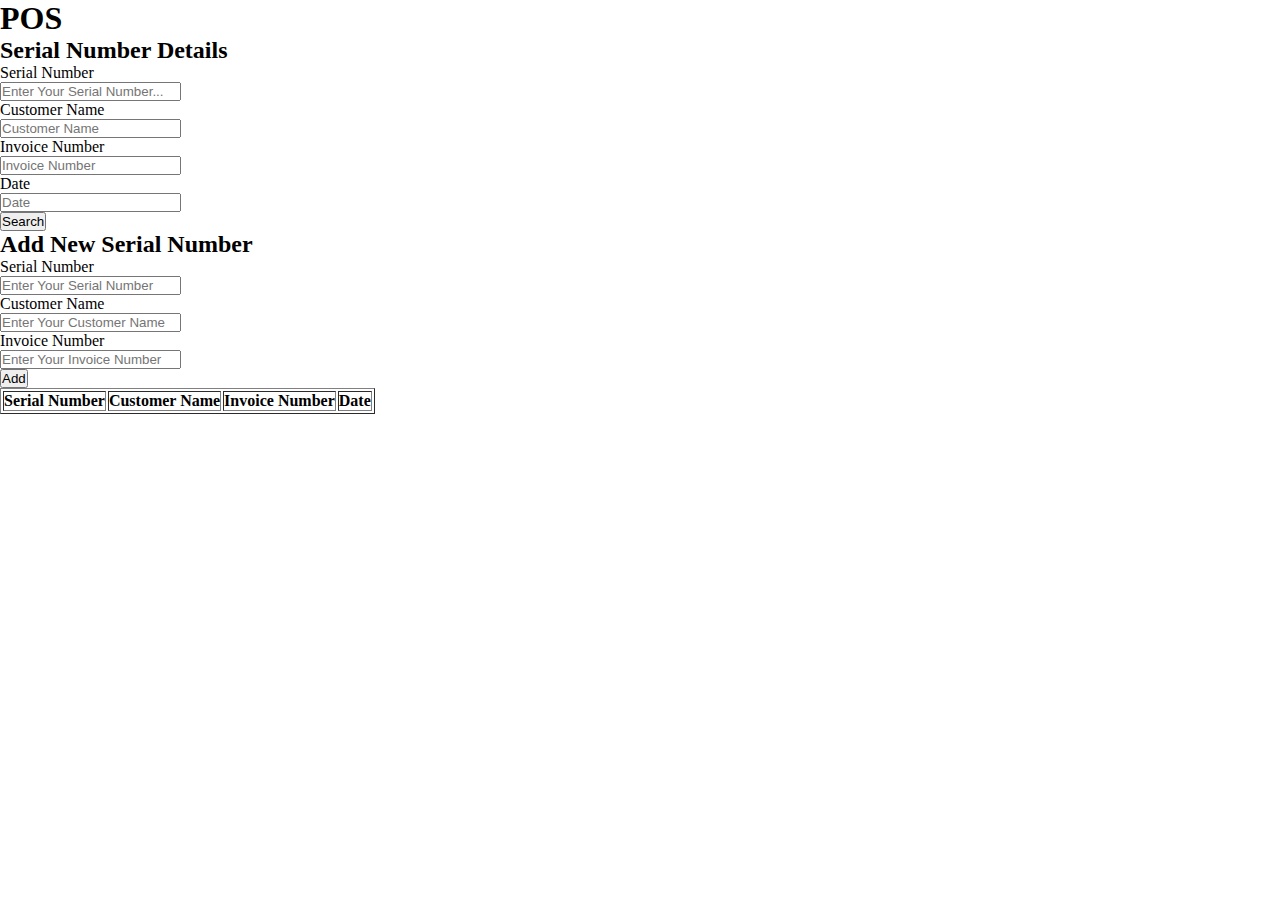
<file: Barcode information/index.html>
<!DOCTYPE html>
<html lang="en">
<head>
    <meta charset="UTF-8">
    <meta name="viewport" content="width=device-width, initial-scale=1.0">
    <title>Document</title>

    <link rel="stylesheet" href="styles.css">

</head>
<body>


    <div class="main">
        <h1>POS</h1>

        <!-- To find info about a serial number -->
        <div class="lookup-container">
            <h2>Serial Number Details</h2>
            <div class="lookup">
                <form>
                    <label>
                        <p>Serial Number</p>
                        <input type="text" value="" placeholder="Enter Your Serial Number..." class="serialNumber-search" id="row-1">
                    </label>
                    <label>
                        <p>Customer Name</p>
                        <input type="text" value="" placeholder="Customer Name" readonly class="customerName-search" id="row-2">
                    </label>
                    <label>
                        <p>Invoice Number</p>
                        <input type="text" value="" placeholder="Invoice Number" readonly class="invoiceNumber-search" id="row-3">
                    </label>
                    <label>
                        <p>Date</p>
                        <input type="text" value="" placeholder="Date" readonly class="date-search" id="row-4">
                    </label>
                </form>
                <button class="search-btn" onclick="lookupBarcode()">Search</button>
            </div>
        </div>

        <!-- To add new serial number and info -->
        <div class="add-serialNumber-container">
            <h2>Add New Serial Number</h2>
            <div class="add-serialNumber">
                <form>
                    <label>
                        <p>Serial Number</p>
                        <input type="text" placeholder="Enter Your Serial Number" class="serialNumber-input" id="col-5">
                    </label>
                    <label>
                        <p>Customer Name</p>
                        <input type="text" placeholder="Enter Your Customer Name" class="customerName-input" id="col-6">
                    </label>
                    <label>
                        <p>Invoice Number</p>
                        <input type="text" placeholder="Enter Your Invoice Number" class="invoiceNumber-input" id="col-7">
                    </label>
                </form>
                <button class="add-btn" onclick="updateBarcode()">Add</button>
            </div>
        </div>

        <!-- A table database to store info -->
        <div class="database">
            <table border="1" class="database-table">
                <thead>
                    <tr>
                        <th>Serial Number</th>
                        <th>Customer Name</th>
                        <th>Invoice Number</th>
                        <th>Date</th>
                    </tr>
                </thead>
                <tbody class="t-body">
                    <!-- Rows will be inserted here dynamically -->
                </tbody>
            </table>
        </div>
        
    </div>


    <script src="main.js"></script>
    
</body>
</html>
</file>
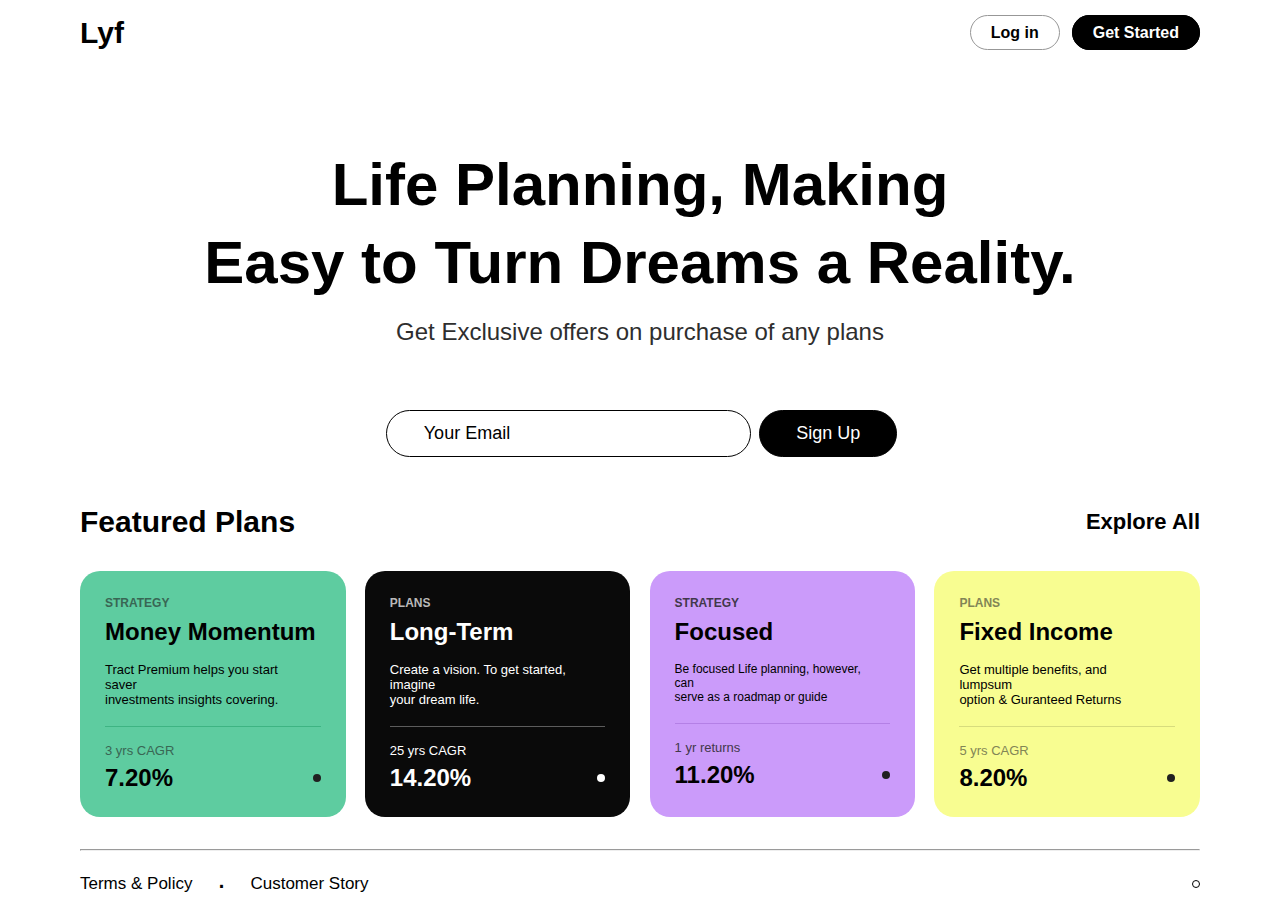
<file: Finance Landing Page/index.html>
<!DOCTYPE html>
<html lang="en">
<head>
    <meta charset="UTF-8">
    <meta name="viewport" content="width=device-width, initial-scale=1.0">
    <title>Insurance</title>
    <link rel="stylesheet" href="styles.css">
    <link rel='stylesheet' href='https://cdn-uicons.flaticon.com/uicons-solid-rounded/css/uicons-solid-rounded.css'>
    <link rel='stylesheet' href='https://cdn-uicons.flaticon.com/uicons-regular-rounded/css/uicons-regular-rounded.css'>
    <link rel='stylesheet' href='https://cdn-uicons.flaticon.com/uicons-thin-rounded/css/uicons-thin-rounded.css'>
    <link href='https://unpkg.com/boxicons@2.1.4/css/boxicons.min.css' rel='stylesheet'>
</head>
<body>

    <section class="landing-page">
        <div class="container">
            <div class="nav-container">
                <div class="logo">Lyf</div>
                    <nav>
                        <ul>
                            <li><a href="" id="login">Log in</a></li>
                            <li><a href="" id="getstarted">Get Started</a></li>
                        </ul>
                    </nav>
            </div>
            
            <div class="cta">
                <div class="text-container">
                    <div class="cta-heading">
                        <h1>Life Planning, Making<br>Easy to Turn Dreams a Reality.</h1>
                    </div>
                    <div class="cta-sub-heading">
                        <h4>Get Exclusive offers on purchase of any plans</h4>
                    </div>
                </div>

                <div class="button-container">
                    <h4 id="youremail"><i class="fi fi-sr-paper-plane"></i>Your Email</h4>
                    <h4 id="signup">Sign Up</h4>
                </div>
            </div>

            <div class="featured-plans">
                <div class="text">
                    <h2>Featured Plans</h2>
                    <h3>Explore All</h3>
                </div>
            </div>

            <div class="feature-box-container">
                    <div class="box-1">
                        <div class="texts">
                            <div class="mini-heading">
                                <h4>STRATEGY</h4>
                            </div>
                            <div class="main-heading">
                                <h2>Money Momentum</h2>
                            </div>
                            <div class="para">
                                <p>Tract Premium helps you start saver<br>investments insights covering.</p>
                                <hr class="hr-1"/>
                            </div>
                            <div class="years">
                                <h4>3 yrs CAGR</h4>
                            </div>
                            <div class="rate">
                                <h2>7.20%</h2>
                                <i class="fi fi-rr-arrow-small-right arsquare"></i>
                            </div>
                        </div>
                    </div>
                    <div class="box-2">
                        <div class="texts">
                            <div class="mini-heading">
                                <h4>PLANS</h4>
                            </div>
                            <div class="main-heading">
                                <h2>Long-Term</h2>
                            </div>
                            <div class="para">
                                <p>Create a vision. To get started, imagine<br>your dream life.</p>
                                <hr class="hr-2"/>
                            </div>
                            <div class="years">
                                <h4>25 yrs CAGR</h4>
                            </div>
                            <div class="rate">
                                <h2>14.20%</h2>
                                <i class="fi fi-rr-arrow-small-right arsquare-2"></i>
                            </div>
                        </div>
                    </div>
                    <div class="box-3">
                        <div class="texts">
                            <div class="mini-heading">
                                <h4>STRATEGY</h4>
                            </div>
                            <div class="main-heading">
                                <h2>Focused</h2>
                            </div>
                            <div class="para">
                                <p>Be focused Life planning, however, can<br>serve as a roadmap or guide</p>
                                <hr class="hr-3"/>
                            </div>
                            <div class="years">
                                <h4>1 yr returns</h4>
                            </div>
                            <div class="rate">
                                <h2>11.20%</h2>
                                <i class="fi fi-rr-arrow-small-right arsquare"></i>
                            </div>
                        </div>
                    </div>
                    <div class="box-4">
                        <div class="texts">
                            <div class="mini-heading">
                                <h4>PLANS</h4>
                            </div>
                            <div class="main-heading">
                                <h2>Fixed Income</h2>
                            </div>
                            <div class="para">
                                <p>Get multiple benefits, and lumpsum<br>option & Guranteed Returns</p>
                                <hr class="hr-4"/>
                            </div>
                            <div class="years">
                                <h4>5 yrs CAGR</h4>
                            </div>
                            <div class="rate">
                                <h2>8.20%</h2>
                                <i class="fi fi-rr-arrow-small-right arsquare"></i>
                            </div>
                        </div>
                    </div>
                </div>
            </div>

            <hr class="hr-down">

            <div class="landing-footer">
                <div class="footer-container">
                    <div class="text">
                        <a href="termsandpolicy">Terms & Policy</a>
                        <p style="font-size: 30px;">&centerdot;</p>
                        <a href="customer">Customer Story</a>
                    </div>
                    <div class="next-arrow">
                        <i class="fi fi-tr-arrow-small-right"></i>
                    </div>
                </div>
            </div>
    </section>
    
</body>
</html>
</file>
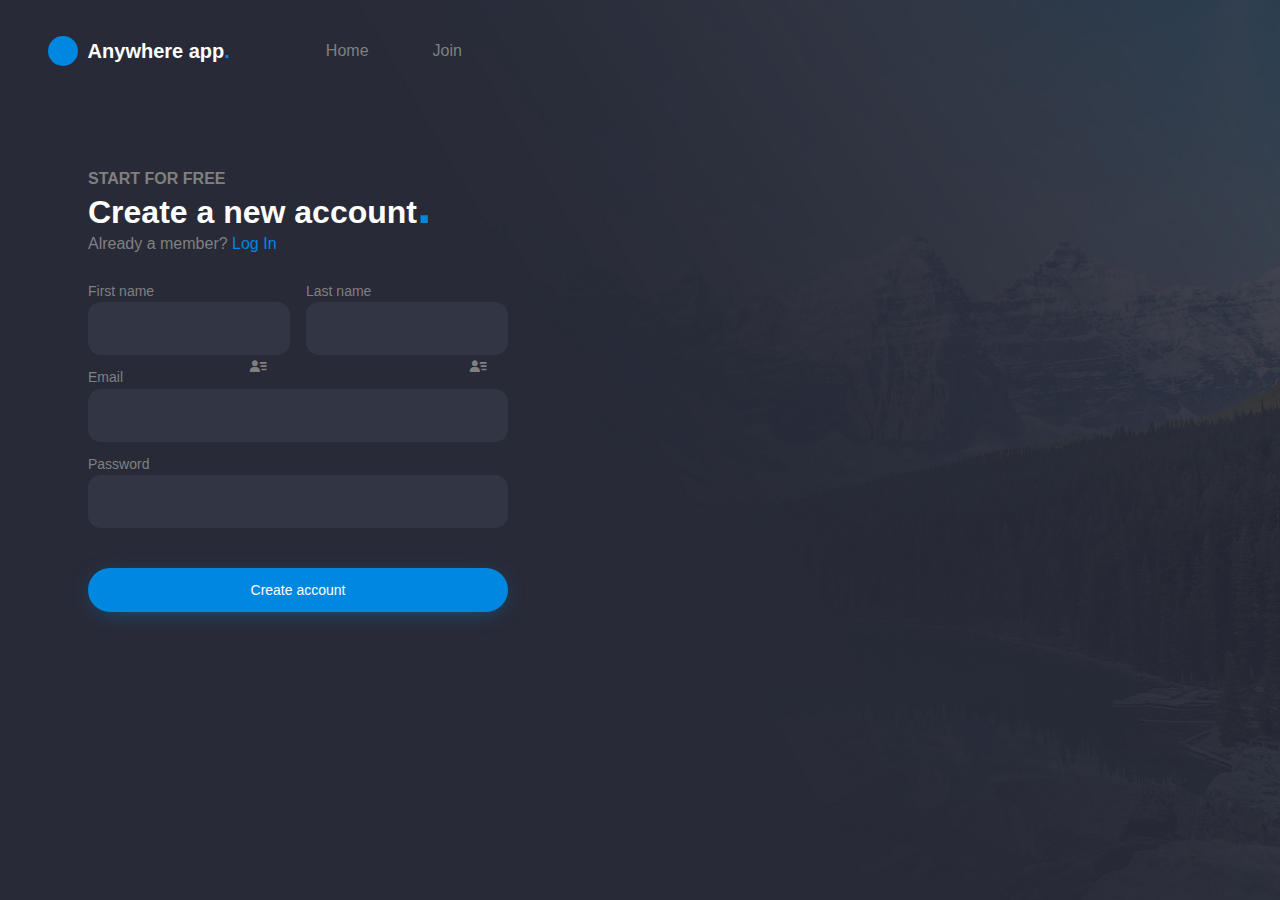
<file: Login Signup Page v1.0.0/index.html>
<!DOCTYPE html>
<html lang="en">
<head>
    <meta charset="UTF-8">
    <meta name="viewport" content="width=device-width, initial-scale=1.0">

    <!-- CSS -->
    <link rel="stylesheet" href="styles.css">
    
    <!-- ICON CSS -->
    <link rel="stylesheet" href="https://unicons.iconscout.com/release/v4.0.8/css/line.css">
    <link href='https://unpkg.com/boxicons@2.1.4/css/boxicons.min.css' rel='stylesheet'>

    <title>Login and Signup Page | Koder</title>
</head>
<body>

    <div class="content-container">
        <div class="main-container">
            <div class="navbar">
                <nav>
                    <div class="logo">
                        <div class="dot-logo"></div>
                        <p>Anywhere app<span>.</span></p>
                    </div>
                    <ul class="list">
                        <li><a href="#">Home</a></li>
                        <li><a href="#">Join</a></li>
                    </ul>
                </nav>
            </div>
            <div class="forms-section">
                <div class="mini-heading">
                    <h4>START FOR FREE</h4>
                </div>
                <div class="main-heading">
                    <h1>Create a new account<span>.</span></h1>
                </div>
                <div class="ask-login">
                    <p>Already a member? <a href="#">Log In</a></p>
                </div>
                <form action="">
                    <div class="name-row">
                        <label class="first-name">
                            <p>First name</p>
                            <input type="text" class="f-name">
                            <i class='bx bxs-user-detail'></i>
                        </label>
                        <label class="last-name">
                            <p>Last name</p>
                            <input type="text" class="l-name">
                            <i class='bx bxs-user-detail'></i>
                        </label>
                    </div>
                    <div class="email-row">
                        <p>Email</p>
                        <input type="email" class="email">
                        <i class="uil uil-envelope-alt"></i>
                    </div>
                    <div class="pass-row">
                        <p>Password</p>
                        <input type="password" class="pass" id="Password">
                        <i id="toggler" class="uil uil-eye-slash"></i>
                    </div>
                    <div class="create-acc">
                        <button class="btn">Create account</button>
                    </div>
                </form>
            </div>
        </div>
    </div>

    <script src="main.js"></script>
    
</body>
</html>
</file>
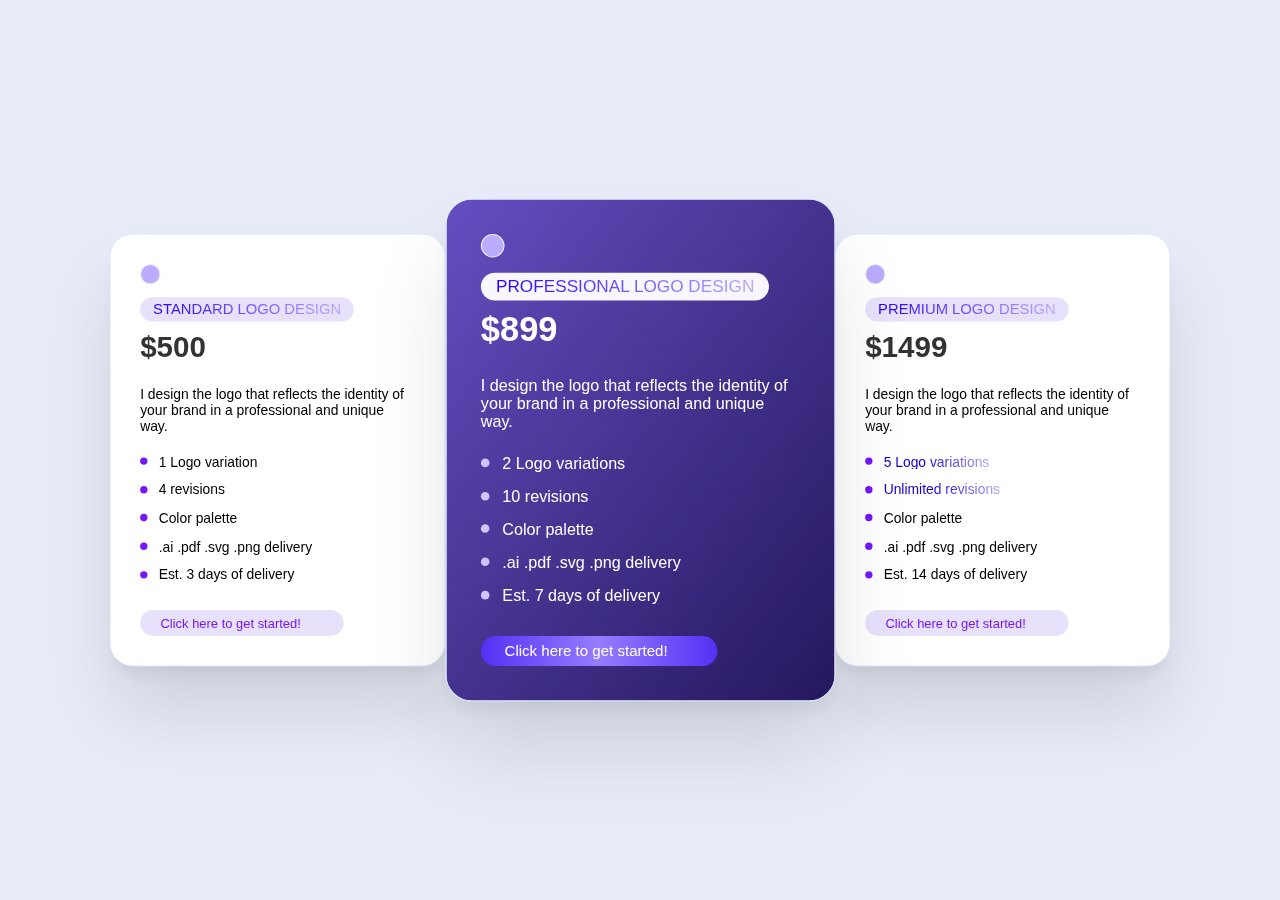
<file: Pricing Cards/index.html>
<!DOCTYPE html>
<html lang="en">
<head>
    <meta charset="UTF-8">
    <meta name="viewport" content="width=device-width, initial-scale=1.0">

    <!-- CSS -->
    <link rel="stylesheet" href="styles.css">

    <!-- ICON CSS -->
    <link rel="stylesheet" href="https://unicons.iconscout.com/release/v4.0.8/css/line.css">

    <title>Pricing Cards | Koder Dev</title>
</head>
<body>


    <div class="container">
        <div class="cards">
            <div class="card">
                <div class="wrapper">
                    <div class="logo">
                        <i class="uil uil-pen"></i>
                    </div>
                    <div class="mini-heading">
                        <h4>STANDARD LOGO DESIGN</h4>
                    </div>
                    <div class="price">
                        <h1>$500</h1>
                    </div>
                    <div class="desc">
                        <p>I design the logo that reflects the identity of your brand in a professional and unique way.</p>
                    </div>
                    <ul class="details">
                        <li>
                           <i class="uil uil-arrow-right"></i>
                            <p>1 Logo variation</p>
                        </li>
                        <li>
                           <i class="uil uil-arrow-right"></i>
                            <p>4 revisions</p>
                        </li>
                        <li>
                           <i class="uil uil-arrow-right"></i>
                            <p>Color palette</p>
                        </li>
                        <li>
                           <i class="uil uil-arrow-right"></i>
                            <p>.ai .pdf .svg .png delivery</p>
                        </li>
                        <li>
                          <i class="uil uil-arrow-right"></i>
                            <p>Est. 3 days of delivery</p>
                        </li>
                        
                    </ul>
                    <div class="get-started">
                        <button class="btn">
                            <p>Click here to get started!</p>
                            <i class="uil uil-arrow-up-right"></i>
                        </button>
                    </div>
                </div>
            </div>
            <div class="card">
                <div class="wrapper">
                    <div class="logo">
                        <i class="uil uil-pen"></i>
                    </div>
                    <div class="mini-heading">
                        <h4>PROFESSIONAL LOGO DESIGN</h4>
                    </div>
                    <div class="price">
                        <h1>$899</h1>
                    </div>
                    <div class="desc">
                        <p>I design the logo that reflects the identity of your brand in a professional and unique way.</p>
                    </div>
                    <ul class="details">
                        <li>
                           <i class="uil uil-arrow-right"></i>
                            <p>2 Logo variations</p>
                        </li>
                        <li>
                           <i class="uil uil-arrow-right"></i>
                            <p>10 revisions</p>
                        </li>
                        <li>
                           <i class="uil uil-arrow-right"></i>
                            <p>Color palette</p>
                        </li>
                        <li>
                           <i class="uil uil-arrow-right"></i>
                            <p>.ai .pdf .svg .png delivery</p>
                        </li>
                        <li>
                          <i class="uil uil-arrow-right"></i>
                            <p>Est. 7 days of delivery</p>
                        </li>
                        
                    </ul>
                    <div class="get-started">
                        <button class="btn">
                            <p>Click here to get started!</p>
                            <i class="uil uil-arrow-up-right"></i>
                        </button>
                    </div>
                </div>
            </div>
            <div class="card">
                <div class="wrapper">
                    <div class="logo">
                        <i class="uil uil-pen"></i>
                    </div>
                    <div class="mini-heading">
                        <h4>PREMIUM LOGO DESIGN</h4>
                    </div>
                    <div class="price">
                        <h1>$1499</h1>
                    </div>
                    <div class="desc">
                        <p>I design the logo that reflects the identity of your brand in a professional and unique way.</p>
                    </div>
                    <ul class="details">
                        <li>
                           <i class="uil uil-arrow-right"></i>
                            <p>5 Logo variations</p>
                        </li>
                        <li>
                           <i class="uil uil-arrow-right"></i>
                            <p>Unlimited revisions</p>
                        </li>
                        <li>
                           <i class="uil uil-arrow-right"></i>
                            <p>Color palette</p>
                        </li>
                        <li>
                           <i class="uil uil-arrow-right"></i>
                            <p>.ai .pdf .svg .png delivery</p>
                        </li>
                        <li>
                          <i class="uil uil-arrow-right"></i>
                            <p>Est. 14 days of delivery</p>
                        </li>
                        
                    </ul>
                    <div class="get-started">
                        <button class="btn">
                            <p>Click here to get started!</p>
                            <i class="uil uil-arrow-up-right"></i>
                        </button>
                    </div>
                </div>
            </div>
        </div>
    </div>


</body>
</html>
</file>
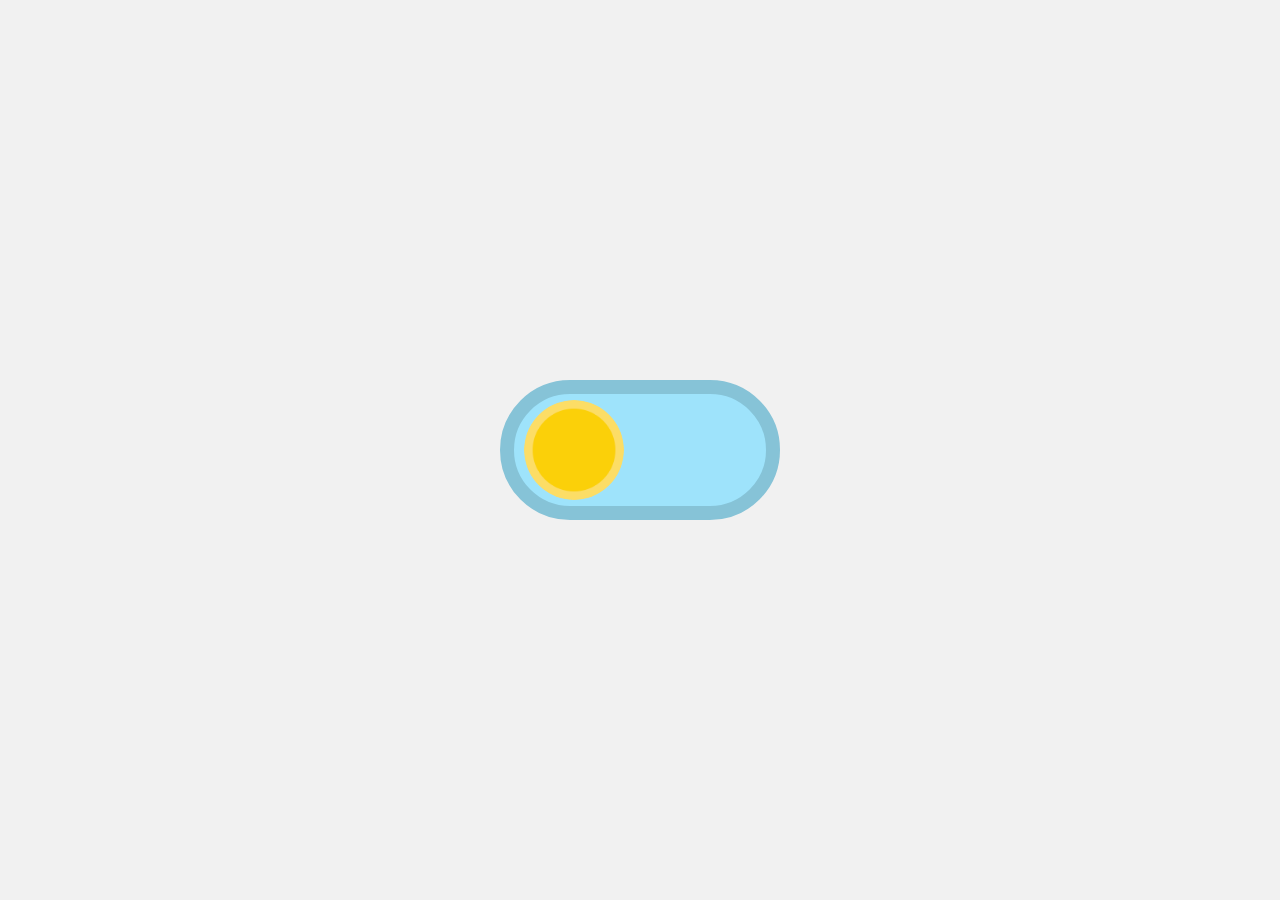
<file: Toggle Button/index.html>
<!DOCTYPE html>
<html lang="en">
<head>
    <meta charset="UTF-8">
    <meta name="viewport" content="width=device-width, initial-scale=1.0">

    <!-- CSS -->
    <link rel="stylesheet" href="styles.css">

    <title>Toggle button</title>
</head>
<body>

    <div class="button"></div>
    <script src="index.js"></script>
    
</body>
</html>
</file>
<file: Barcode information/styles.css>
*{
    padding: 0;
    margin: 0;
    box-sizing: border-box;
}
</file>
<file: Finance Landing Page/styles.css>
*{
    margin: 0;
    padding: 0;
    font-family: 'Poppins', sans-serif;
}

.nav-container{
    display: flex;
    align-items: center;
    justify-content: space-between;
    padding: 1rem 5rem;
}

.logo{
    font-size: 30px;
    font-weight: 800;
    cursor: pointer;
}

nav ul{
    display: flex;
    align-items: center;
    justify-content: space-between;
    column-gap: 0.75rem;
}

nav ul li{
    list-style: none;
}

nav ul li a{
    text-decoration: none;
    color: black;
    font-weight: 600;
}

#login{
    border: 1px solid rgb(151, 151, 151);
    padding: 0.5rem 1.25rem;    
    border-radius: 30px;
}

#getstarted{
    border: 1px solid rgb(0, 0, 0);
    background-color: black;
    color: white;
    padding: 0.5rem 1.25rem;    
    border-radius: 50px;
}

.cta{
    display: grid;
    grid-template-rows: repeat(1, 2fr);
    align-items: center;
    justify-content: center;
    margin: 5rem 0;
}

#youremail{
    border: 1px solid black;
    padding: 0.75rem 15rem 0.75rem 1.2rem;
    border-radius: 50px;
}

.cta-heading h1{
    font-size: 60px;
    text-align: center;
    padding-bottom: 1rem;
    line-height: 1.3;
}

.cta-sub-heading h4{
    padding-bottom: 1rem;
    text-align: center;
    font-size: 24px;
    font-weight: 500;
    color: rgb(46, 46, 46);
}

.button-container{
    display: flex;
    align-items: center;
    justify-content: center;
    margin-top: 3rem;
    margin-right: -0.2rem
}

.button-container h4{
    padding-right: 3rem;
    font-size: 18px;
    font-weight: 500;
}

.button-container h4 i{
    padding-right: 1.1rem;
    font-size: 15px;
}

#signup{
    border: 1px solid black;
    background-color: black;
    color: white;
    padding: 0.75rem 2.25rem;
    border-radius: 50px;
    margin-left: .5rem;
    cursor: pointer;
}

.featured-plans{
    margin-top: -2rem;
    padding: 0 5rem;
}

.featured-plans .text{
    display: flex;
    align-items: center;
    justify-content: space-between;
}

.featured-plans .text h2{
    font-size: 30px;
}

.featured-plans .text h3{
    font-size: 22px;
    font-weight: 600;
    cursor: pointer;
}

.feature-box-container{
    padding: 2rem 5rem;
    display: grid;
    grid-template-columns: repeat(4, 1fr);
    column-gap: 1.2rem;
    width: auto;
}

/*<<<<<<<<<< BOX-1 >>>>>>>>>> */

.box-1{
    border: 1px solid transparent;
    background-color: #5ecca0;
    border-radius: 20px;
}

.box-1 .texts {
    padding: 1.5rem 1.5rem 1.5em 1.5rem;
}

.box-1 .texts .mini-heading h4{
    font-family: 'Outfit', sans-serif;
    font-size: 12px;
    color: #396654;
    font-weight: 600;
}

.box-1 .texts .main-heading h2{
    font-family: 'Outfit', sans-serif;
    font-size: 24px;
    margin-top: .5rem;
}


.box-1 .texts .para p{
    font-family: 'Outfit', sans-serif;
    font-size: 13px;
    color: black;
    font-weight: 500;
    margin-top: 1rem;
    margin-bottom: 1.2rem;
}

.hr-1{
    width: 100%;
    background: #3eb483;
    border: 0;
    height: 1px;
    margin-bottom: 1rem;
}

.box-1 .texts .years h4{
    font-family: 'Outfit', sans-serif;
    font-size: 13px;
    font-weight: 500;
    color: #396654;
    margin-bottom: 0.35rem;
}

.rate{
    display: flex;
    align-items: center;
    justify-content: space-between;
}

.rate .arsquare{
    font-size: 20px;
    display: flex;
    align-items: center;
    background-color: #202020;
    color: white;
    padding: .25rem;
    border-radius: 7px;
    cursor: pointer;
}

/*<<<<<<<<<< BOX-2 >>>>>>>>>> */

.box-2{
    border: 1px solid transparent;
    background-color: #0a0a0a;
    border-radius: 20px;
}

.box-2 .texts {
    color: white;
    padding: 1.5rem 1.5rem 1.5em 1.5rem;
}

.box-2 .texts .mini-heading h4{
    font-family: 'Outfit', sans-serif;
    font-size: 12px;
    color: #b9b9b9;
    font-weight: 600;
}

.box-2 .texts .main-heading h2{
    font-family: 'Outfit', sans-serif;
    font-size: 24px;
    margin-top: .5rem;
    font-weight: 600;
}


.box-2 .texts .para p{
    font-family: 'Outfit', sans-serif;
    font-size: 13px;
    color: #fff;
    font-weight: 200;
    margin-top: 1rem;
    margin-bottom: 1.2rem;
}

.hr-2{
    width: 100%;
    background: #5c5c5c;
    border: 0;
    height: 1px;
    margin-bottom: 1rem;
}

.box-2 .texts .years h4{
    font-family: 'Outfit', sans-serif;
    font-size: 13px;
    font-weight: 200;
    color: #fff;
    margin-bottom: 0.35rem;
}

/*<<<<<<<<<< BOX-3 >>>>>>>>>> */

.box-3{
    border: 1px solid transparent;
    background-color: #cb9bfa;
    border-radius: 20px;
}


.box-3 .texts {
    padding: 1.5rem 1.5rem 1.5em 1.5rem;
}

.box-3 .texts .mini-heading h4{
    font-family: 'Outfit', sans-serif;
    font-size: 12px;
    color: #42384b;
    font-weight: 600;
}

.box-3 .texts .main-heading h2{
    font-family: 'Outfit', sans-serif;
    font-size: 24px;
    margin-top: .5rem;
}


.box-3 .texts .para p{
    font-family: 'Outfit', sans-serif;
    font-size: 12px;
    color: black;
    font-weight: 500;
    margin-top: 1rem;
    margin-bottom: 1.2rem;
}

.hr-3{
    width: 100%;
    background: #b480e6;
    border: 0;
    height: 1px;
    margin-bottom: 1rem;
}

.box-3 .texts .years h4{
    font-family: 'Outfit', sans-serif;
    font-size: 13px;
    font-weight: 500;
    color: #42384b;
    margin-bottom: 0.35rem;
}

/*<<<<<<<<<< BOX-4 >>>>>>>>>> */

.box-4{
    border: 1px solid transparent;
    background-color: #f8fd91;
    border-radius: 20px;
}

.box-4 .texts {
    padding: 1.5rem 1.5rem 1.5em 1.5rem;
}

.box-4 .texts .mini-heading h4{
    font-family: 'Outfit', sans-serif;
    font-size: 12px;
    color: #828556;
    font-weight: 600;
}

.box-4 .texts .main-heading h2{
    font-family: 'Outfit', sans-serif;
    font-size: 24px;
    margin-top: .5rem;
}


.box-4 .texts .para p{
    font-family: 'Outfit', sans-serif;
    font-size: 13px;
    color: black;
    font-weight: 500;
    margin-top: 1rem;
    margin-bottom: 1.2rem;
}

.hr-4{
    width: 100%;
    background: #d7dc7d;
    border: 0;
    height: 1px;
    margin-bottom: 1rem;
}

.box-4 .texts .years h4{
    font-family: 'Outfit', sans-serif;
    font-size: 13px;
    font-weight: 500;
    color: #828556;
    margin-bottom: 0.35rem;
}

.rate .arsquare-2{
    font-size: 20px;
    display: flex;
    align-items: center;
    background-color: white;
    color: black;
    padding: .25rem;
    border-radius: 7px;
    cursor: pointer;
}

.hr-down{
    height: .5px;
    background: #b1b1b1;
    margin: 0 5rem;
}

.landing-footer{
    padding: 0 5rem;
}

.footer-container{
    display: flex;
    align-items: center;
    justify-content: space-between;
    margin: 1rem 0;
}

.text{
    display: flex;
    align-items: center;
    justify-content: center;
}

.text a, p{
    text-decoration: none;
    list-style: none;  
    padding-right: 1.5rem;
    color: black;
    font-size: 17px;
    font-weight: 500;
}

.next-arrow i{
    font-size: 35px;
    border: 1px solid black;
    display: flex;
    align-items: center;
    border-radius: 30px;
    padding: 0.2rem 0.2rem;
    cursor: pointer;
}

/*=============== MEDIA BREAKPOINT ===============*/

@media(max-width:1200px){

    .nav-container {
        padding: 1rem 3rem;
    }

    .featured-plans {
        padding: 0 3rem;
    }

    .feature-box-container {
        padding: 2rem 3rem;
    }

    .hr-down {
        margin: 0 3rem;
    }

    .landing-footer {
        padding: 0 3rem;
    }

}

@media(max-width:992px){

    .nav-container {    
        padding: 1rem 2rem;
    }

    #login {
        font-size: 15px;
    }

    #getstarted {
        font-size: 15px;
    }

    .cta-heading h1 {
        font-size: 50px;
    }

    .cta-sub-heading h4 {
        font-size: 20px;
    }

    .button-container {
        margin-top: 1.5rem;
        margin-right: -0.2rem;
    }

    .button-container h4 {
        font-size: 15px;
    }

    .featured-plans {
        padding: 0 2rem;
    }

    .featured-plans .text h2 {
        font-size: 25px;
    }

    .featured-plans .text h3 {
        font-size: 20px;
        font-weight: 600;
    }

    .feature-box-container {
        padding: 2rem 2rem;
    }

    .box-1 .texts {
        padding: 1rem 1rem;
    }

    .box-1 .texts .mini-heading h4 {
        font-size: 10px;
    }

    .box-1 .texts .main-heading h2 {
        font-size: 20px;
    }

    .box-1 .texts .para p {
        font-size: 15px;
        line-height: 1.25;
        font-weight: 300;
    }

    .box-1 .texts .years h4 {
        font-size: 12px;
    }

    .box-1 .texts .rate h2{
        font-size: 22px;
    } 

    /*<<<<<<<<<<< BOX - 2 MEDIA QUERIES >>>>>>>>>>>>*/
    .box-2 .texts {
        padding: 1rem 1rem;
    }

    .box-2 .texts .mini-heading h4 {
        font-size: 10px;
    }

    .box-2 .texts .main-heading h2 {
        font-size: 20px;
    }

    .box-2 .texts .para p {
        font-size: 15px;
        line-height: 1.25;
        font-weight: 200;
    }

    .box-2 .texts .years h4 {
        font-size: 12px;
    }

    .box-2 .texts .rate h2{
        font-size: 22px;
    } 

    /*<<<<<<<<<<<< BOX 3 MEDIA QUERIES >>>>>>>>>>>*/
    .box-3 .texts {
        padding: 1rem 1rem;
    }

    .box-3 .texts .mini-heading h4 {
        font-size: 10px;
    }

    .box-3 .texts .main-heading h2 {
        font-size: 20px;
    }

    .box-3 .texts .para p {
        font-size: 15px;
        line-height: 1.25;
        font-weight: 300;
    }

    .box-3 .texts .years h4 {
        font-size: 12px;
    }

    .box-3 .texts .rate h2{
        font-size: 22px;
    } 

    /*<<<<<<<<<<<< BOX 4 MEDIA QUERIES >>>>>>>>>>>*/
    .box-4 .texts {
        padding: 1rem 1rem;
    }

    .box-4 .texts .mini-heading h4 {
        font-size: 10px;
    }

    .box-4 .texts .main-heading h2 {
        font-size: 20px;
    }

    .box-4 .texts .para p {
        font-size: 15px;
        line-height: 1.25;
        font-weight: 300;
    }

    .box-4 .texts .years h4 {
        font-size: 12px;
    }

    .box-4 .texts .rate h2{
        font-size: 22px;
    } 

    .hr-down {
        margin: 0 2rem;
    }

    .landing-footer {
        padding: 0 2rem;
    }

    .footer-container .text a, p {
        font-size: 15px;
        padding-right: 1.25rem;
    }

    .next-arrow i {
        font-size: 28px;
    }
}

@media (max-width:768px){

    .nav-container {
        padding: 1rem 1.25rem;
    }

    #login {
        font-size: 15px;
    }
    
    #getstarted {
        font-size: 15px;
    }

    .cta-heading h1 {
        font-size: 40px;
    }

    .cta-sub-heading h4 {
        font-size: 20px;
    }

    .button-container {
        margin-top: 1.75rem;
    }

    .button-container h4 {
        font-size: 15px;
    }

    .featured-plans {
        padding: 0 1.25rem;
    }

    .featured-plans .text h2 {
        font-size: 25px;
    }

    .featured-plans .text h3 {
        font-size: 20px;
    }

    .feature-box-container {
        padding: 2rem 1.25rem;
        display: grid;
        grid-template-columns: repeat(2, 1fr);
        row-gap: 1.25rem;
        column-gap: 1.25rem;
        width: auto;
    }

    .hr-down {
        margin: 0 1.25rem;
    }

    .landing-footer {
        padding: 0 1.25rem;
    }

    .footer-container {
        margin: 0.5rem 0;
    }
    
    .text a, p {
        padding-right: 1rem;
        font-size: 15px;
    }

    .next-arrow i {
        font-size: 25px;
        padding: 0.2rem 0.2rem;
    }

}

@media(max-width:576px){

    #login {
        font-size: 12px;
    }

    #getstarted {
        font-size: 12px;
    }

    .cta-heading h1 {
        font-size: 30px;
        padding-bottom: 0.7rem;
    }

    .cta-sub-heading h4 {
        font-size: 15px;
    }

    .button-container {
        margin-top: 1.25rem;
    }

    #youremail {
        padding: 0.75rem 6.5rem 0.75rem 1.2rem;
    }

    #signup {
        padding: 0.75rem 1.75rem;
    }

    .button-container h4 {
        font-size: 12px;
    }

    .featured-plans .text h2 {
        font-size: 20px;
    }

    .featured-plans .text h3 {
        font-size: 18px;
    }

    .box-1 .texts .para p {
        font-size: 13px;
        line-height: 1.4;
        font-weight: 300;
    }

    .box-2 .texts .para p {
        font-size: 12px;
        line-height: 1.4;
        font-weight: 200;
    }


    .box-3 .texts .para p {
        font-size: 12px;
        line-height: 1.4;
        font-weight: 300;
    }


    .box-4 .texts .para p {
        font-size: 13px;
        line-height: 1.4;
        font-weight: 300;
    }

    .footer-container .text a, p {
        font-size: 13px;
        padding-right: 1rem;
    }

    .next-arrow i {
        font-size: 22px;
        padding: 0.2rem 0.2rem;
    }
}
</file>
<file: Login Signup Page v1.0.0/styles.css>
*{
    padding: 0;
    margin: 0;
    box-sizing: border-box;   
}

:root{
    --primary-font-family: 'Poppins', sans-serif;
}

body{
    background-color: #000;
    color: #fff;
    max-height: 100%;
}

.content-container{
    background-image: url('assets/bg-image-gd.jpg');
    background-size: cover;
    background-repeat: no-repeat;
    background-position: center;
    max-width: 100%;
    min-height: 100vh;
}

.main-container{
    padding: 2.25rem 3rem;
}

.main-container .navbar nav{
    display: flex;
    align-items: center;
}

.main-container .navbar nav ul{
    display: flex;
    align-items: center;
}

.main-container .navbar nav .logo{
    display: flex;
    align-items: center;
    margin-right: 4rem;
}

.main-container .navbar nav .logo .dot-logo{
    width: 30px;
    height: 30px;
    background-color: #0087e0;
    border-radius: 50%;
    margin-right: 0.6rem;
}

.main-container .navbar nav .logo p{
    font-family: var(--primary-font-family);
    font-size: 20px;
    font-weight: 700;
    color: #fff;
}

.main-container .navbar nav .logo p span{
    color: #0087e0;
}

.main-container .navbar nav ul li{
    list-style: none;
    padding: 0 2rem;
}

.main-container .navbar nav ul li:hover a{
    color: rgb(190, 190, 190);
}

.main-container .navbar nav ul li a{
    text-decoration: none;
    color: grey;
    font-family: var(--primary-font-family);
    font-size: 16px;
    font-weight: 500;
    transition: all 300ms 0s ease;
}


/* ==== LOGIN SECTION ==== */
.main-container .forms-section{
    margin-top: 6.5rem;
    width: 420px;
    margin-left: 2.5rem;
}

.main-container .forms-section .mini-heading{
    margin-bottom: -0.8rem;
}

.main-container .forms-section .mini-heading h4{
    font-family: var(--primary-font-family);
    font-weight: 600;
    font-size: 16px;
    color: grey;
}

.main-container .forms-section .main-heading h1{
    font-family: var(--primary-font-family);
    font-weight: 700;
    color: #fff;
}

.main-container .forms-section .main-heading h1 span{
    color: #0087e0;
    font-size: 52px;
}

.main-container .forms-section .ask-login p{
    font-family: var(--primary-font-family);
    font-size: 16px;
    font-weight: 400;
    color: grey;
}

.main-container .forms-section .ask-login p a{
    text-decoration: none;
    color: #0087e0;
}

.main-container .forms-section form{
    margin-top: 1.85rem;
}

.main-container .forms-section form .name-row{
    display: flex;
    align-items: center;
    gap: 1rem;
}

.main-container .forms-section form .name-row .first-name p, .last-name p{
    font-family: var(--primary-font-family);
    font-size: 14px;
    font-weight: 500;
    color: grey;
    margin-bottom: 0.2rem;
}

.main-container .forms-section form .name-row .first-name .f-name, .last-name .l-name{
    padding: 17px 16px;
    border-radius: 13px;
    border: none;
    outline: none;
    background-color: #323644;
    color: #fff;
    width: 100%;
    font-family: var(--primary-font-family);
    border: 2px solid transparent;
    transition: all 300ms 0s ease;
}

.main-container .forms-section form .name-row .first-name .f-name:focus, .last-name .l-name:focus{
    border: 2px solid #0087e0;
}

.main-container .forms-section form .name-row .first-name .f-name:focus ~ i, .last-name .l-name:focus ~ i{
    color: rgb(168, 168, 168);
}

.main-container .forms-section form .name-row .first-name .f-name:hover ~ i{
    color: rgb(168, 168, 168);
}

.main-container .forms-section form .name-row .last-name .l-name:hover ~ i{
    color: rgb(168, 168, 168);
}

.main-container .forms-section form .name-row .first-name .f-name::placeholder, .last-name .l-name::placeholder{
    font-size: 18px;
    color: #fff;
}

.main-container .forms-section form .name-row .first-name i{
    font-size: 20px;
    color: grey;
    position: absolute;
    top: 356px;
    left: 248px;
    transition: all 300ms 0s ease;
}

.main-container .forms-section form .name-row .last-name i{
    font-size: 20px;
    color: grey;
    position: absolute;
    top: 356px;
    left: 468px;
    transition: all 300ms 0s ease;
}

.main-container .forms-section form .email-row, .pass-row{
    margin-top: 0.9rem;
}

.main-container .forms-section form .email-row p{
    font-family: var(--primary-font-family);
    font-size: 14px;
    font-weight: 500;
    color: grey;
    margin-bottom: 0.2rem;
}

.main-container .forms-section form .email-row .email{
    padding: 17px 16px;
    border-radius: 13px;
    width: 100%;
    border: none;
    outline: none;
    background-color: #323644;
    color: #fff;
    width: 100%;
    font-family: var(--primary-font-family);
    border: 2px solid transparent;
    transition: all 300ms 0s ease;
} 

.main-container .forms-section form .email-row .email:focus{
    border: 2px solid #0087e0;
}

.main-container .forms-section form .email-row .email:focus ~ i{
    color: rgb(168, 168, 168);
}

.main-container .forms-section form .email-row .email:hover ~ i{
    color: rgb(168, 168, 168);
}

.main-container .forms-section form .email-row i{
    font-size: 20px;
    color: grey;
    position: absolute;
    top: 452px;
    left: 468px;
    transition: all 300ms 0s ease;
}

.main-container .forms-section form .pass-row{
    margin-bottom: 2.5rem;
}

.main-container .forms-section form .pass-row p{
    font-family: var(--primary-font-family);
    font-size: 14px;
    font-weight: 500;
    color: grey;
    margin-bottom: 0.2rem;
}

.main-container .forms-section form .pass-row .pass{
    padding: 17px 16px;
    border-radius: 13px;
    border: none;
    outline: none;
    background-color: #323644;
    color: #fff;
    width: 100%;
    font-family: var(--primary-font-family);
    border: 2px solid transparent;
    transition: all 300ms 0s ease;
}

.main-container .forms-section form .pass-row .pass:focus{
    border: 2px solid #0087e0;
}

.main-container .forms-section form .pass-row .pass:focus ~ i{
    color: rgb(168, 168, 168);
}

.main-container .forms-section form .pass-row .pass:hover ~ i{
    color: rgb(168, 168, 168);
}

.main-container .forms-section form .pass-row i{
    font-size: 20px;
    color: grey;
    position: absolute;
    top: 548px;
    left: 468px;
    cursor: pointer;
    transition: all 300ms 0s ease;
}

.main-container .forms-section .create-acc{
    display: flex;
    align-items: center;
    justify-content: center;
    padding-bottom: 2rem;
}

.main-container .forms-section .create-acc .btn{
    font-family: var(--primary-font-family);
    width: 100%;
    padding: 14px 16px;
    outline: none;
    border: none;
    background-color: #0087e0;
    color: #fff;
    font-size: 14px;
    font-weight: 400;
    border-radius: 50px;
    box-shadow: 0px 4px 25px -10px rgba(0, 134, 224, 0.8);
    transition: all 300ms 0s ease;
    cursor: pointer;
}

.main-container .forms-section .create-acc .btn:hover{
    background-color: rgb(0, 90, 150);
    box-shadow: 0px 4px 25px -10px rgba(0, 90, 150, 0.8);
}

/* ==== MEDIA QUERIES ==== */
@media (max-width: 768px) {
    .main-container .navbar nav {
        display: flex;
        align-items: center;
        justify-content: space-between;
    }
    .main-container .forms-section {
        margin-top: 6.5rem;
        width: 420px;
        margin-left: 0rem;
    }
    .main-container .forms-section form .name-row .first-name i {
        font-size: 20px;
        color: grey;
        position: absolute;
        top: 356px;
        left: 208px;
        transition: all 300ms 0s ease;
    }
    .main-container .forms-section form .name-row .last-name i {
        font-size: 20px;
        color: grey;
        position: absolute;
        top: 356px;
        left: 428px;
        transition: all 300ms 0s ease;
    }
    .main-container .forms-section form .email-row i {
        font-size: 20px;
        color: grey;
        position: absolute;
        top: 452px;
        left: 428px;
        transition: all 300ms 0s ease;
    }
    .main-container .forms-section form .pass-row i {
        font-size: 20px;
        color: grey;
        position: absolute;
        top: 548px;
        left: 428px;
        cursor: pointer;
        transition: all 300ms 0s ease;
    }
}
@media (max-width: 568px) {
    .main-container .navbar nav .logo p {
        font-family: var(--primary-font-family);
        font-size: 17px;
        font-weight: 700;
        color: #fff;
    }
    .main-container .navbar nav ul li a {
        text-decoration: none;
        color: grey;
        font-family: var(--primary-font-family);
        font-size: 13px;
        font-weight: 500;
        transition: all 300ms 0s ease;
    }
    .main-container .forms-section .mini-heading h4 {
        font-family: var(--primary-font-family);
        font-weight: 600;
        font-size: 13px;
        color: grey;
    }
    .main-container .forms-section .main-heading h1 {
        font-family: var(--primary-font-family);
        font-weight: 700;
        color: #fff;
        font-size: 29px
    }
    .main-container .forms-section .main-heading h1 span {
        color: #0087e0;
        font-size: 49px;
    }
    .main-container .forms-section .ask-login p {
        font-family: var(--primary-font-family);
        font-size: 14px;
        font-weight: 400;
        color: grey;
    }
    .main-container .forms-section form .name-row .first-name i {
        font-size: 20px;
        color: grey;
        position: absolute;
        top: 342px;
        left: 210px;
        transition: all 300ms 0s ease;
    }
    .main-container .forms-section form .name-row .last-name i {
        font-size: 20px;
        color: grey;
        position: absolute;
        top: 344px;
        left: 428px;
        transition: all 300ms 0s ease;
    }
    .main-container .forms-section form .email-row i {
        font-size: 20px;
        color: grey;
        position: absolute;
        top: 438px;
        left: 428px;
        transition: all 300ms 0s ease;
    }
    .main-container .forms-section form .pass-row i {
        font-size: 20px;
        color: grey;
        position: absolute;
        top: 534px;
        left: 428px;
        cursor: pointer;
        transition: all 300ms 0s ease;
    }
    .main-container .navbar nav ul li {
        list-style: none;
        padding: 0 1rem;
    }
}
</file>
<file: Pricing Cards/styles.css>
*{
    padding: 0;
    margin: 0;
    box-sizing: border-box;
    font-family: 'Poppins', sans-serif;
}

body{
    height: 100vh;
    display: flex;
    align-items: center;
    justify-content: center;
    background-color: #e8ecf8;
}

.container{
    margin: 0 6rem;
}

.container .cards {
    display: flex;
    align-items: center;
    justify-content: space-between;
}

.container .cards .card{
    border: 1px solid black;
    width: fit-content;
    transform: scale(0.925);
    border: 1px solid #d8e8fd;
    background-color: #fff;
    border-radius: 25px;
    box-shadow:
    0px 3.3px 5.3px -5px rgba(0, 0, 0, 0.048),
    0px 11.2px 17.9px -5px rgba(0, 0, 0, 0.071),
    0px 50px 80px -5px rgba(0, 0, 0, 0.12)
    ;
    transition: all 300ms 0s ease;
    cursor: pointer;
}

.container .cards .card:hover{
    box-shadow:
    0px 3.3px 5.3px -5px rgba(0, 0, 0, 0.078),
    0px 11.2px 17.9px -5px rgba(0, 0, 0, 0.116),
    0px 50px 80px -5px rgba(0, 0, 0, 0.19)
  ;
}

.container .cards .card:nth-child(2){
    transform: scale(1.075);
    z-index: 1;
    background-image: linear-gradient(to right bottom, #654ec1, #25175d);
}

.container .cards .card .wrapper{
    margin: 2rem;
}

.container .cards .card .wrapper .logo{
    display: flex;
    align-items: center;
    background-color: #bcacff;
    width: fit-content;
    padding: 10px;
    border-radius: 50%;
    margin-bottom: 0.85rem;
    border: 1px solid #f1f1f1;
}

.container .cards .card .wrapper .logo i{
    display: flex;
    align-items: center;
    font-size: 25px;
    color: #fff;
}

.container .cards .card .wrapper .mini-heading{
    background-color: #e7e1fc;
    width: fit-content;
    padding: 4px 14px;
    border-radius: 100px;
    margin-bottom: 0.6rem;
}

.container .cards .card:nth-child(2) .wrapper .mini-heading{
    background-color: #f8f6fe;
}

.container .cards .card .wrapper .mini-heading h4{
    font-size: 16px;
    font-weight: 500;
    background-image: linear-gradient(to right, #2600fb, #b9a8ff);
    -webkit-background-clip: text;
    -webkit-text-fill-color: transparent;
}
.container .cards .card .wrapper .price{
    margin-bottom: 1.5rem;
}

.container .cards .card:nth-child(2) .wrapper .price h1{
    color: #fff;
}

.container .cards .card .wrapper .price h1{
    font-weight: 600;
    color: #333;
}

.container .cards .card .wrapper .desc{
    margin-bottom: 1.35rem;
    max-width: 300px;
}

.container .cards .card:nth-child(2) .wrapper .desc p{
    color: #fff;
}

.container .cards .card .wrapper .desc p{
    font-size: 15px;
    font-weight: 400;
}

.container .cards .card .wrapper .details {
    margin-bottom: 1rem;
}

.container .cards .card:nth-child(2) .wrapper .details li i{
    background-color: #d1c3fe;
    color: #000;
}

.container .cards .card:nth-child(2) .wrapper .details li p{
    color: white;
}

.container .cards .card:nth-child(3) .wrapper .details li:nth-child(1) p{
    background-image: linear-gradient(to right, #1200d6 38%, #b3a2f7);
    -webkit-background-clip: text;
    -webkit-text-fill-color: transparent;
}

.container .cards .card:nth-child(3) .wrapper .details li:nth-child(2) p{
    background-image: linear-gradient(to right, #1200d6 38%, #b3a2f7);
    -webkit-background-clip: text;
    -webkit-text-fill-color: transparent;
}

.container .cards .card .wrapper .details li{
    list-style: none;
    display: flex;
    align-items: center;
    gap: 0.75rem;
    padding-bottom: 0.85rem;
}

.container .cards .card .wrapper .details li i{
    background-color: #7317fd;
    display: flex;
    align-items: center;
    justify-content: center;
    border-radius: 50px;
    font-size: 20px;
    color: #fff;
    padding: 4px;
}

.container .cards .card .wrapper .details li p{
    font-size: 15px;
}

.container .cards .card .wrapper .get-started{
    display: flex;
    align-items: center;
}

.container .cards .card .wrapper .get-started .btn{
    display: flex;
    align-items: center;
    justify-content: center;
    gap: 1.5rem;
    padding: 6px 22px;
    border-radius: 100px;
    border: none;
    background-color: #e7e1fc;
    cursor: pointer;
    color: #7317fd;
    font-weight: 500;
    transition: all 300ms 0s ease;
}

.container .cards .card .wrapper .get-started .btn:hover{
    gap: 2.5rem;
}

.container .cards .card:nth-child(2) .wrapper .get-started .btn{
    background-image: linear-gradient(to right, #5530f5, #967cfd, #5530f5);
    color: #fff;
    font-weight: 400;
}

.container .cards .card .wrapper .get-started .btn i{
    font-size: 20px;
}

.container .cards .card .wrapper .get-started .btn p{
    font-size: 14px;
}
</file>
<file: Toggle Button/styles.css>
*{
    padding: 0;
    margin: 0;
    box-sizing: border-box;
}

body{
    height: 100vh;
    display: flex;
    align-items: center;
    justify-content: center;
    background-color: #f1f1f1;
}

.button{
    transform: scale(2);
    display: flex;
    align-items: center;
    justify-content: center;
    position: relative;
    width: 140px;
    height: 70px;
    background-color: #9ee3fb;
    border: 7px solid #86c3d7;
    border-radius: 100px;
    transition: all 400ms 0s ease;
    cursor: pointer;
}

.button::before{
    content: '';
    position: absolute;
    width: 50px;
    height: 50px;
    background-image: url('assets/sun.png');
    background-position: center;
    background-size: cover;
    border-radius: 50%;
    left: 4.25%;
    transform: rotate(0deg);
    transition: all 0.6s cubic-bezier(0.16, 1, 0.3, 1);
}

.button.dark::before{
    left: 56%;
    background-image: url('assets/moon.png');
    background-position: center;
    background-size: cover;
    transform: rotate(360deg);
}

.button.dark{
    border: 7px solid #1c1c1c;
    background-color:#3c4145;
}
</file>
